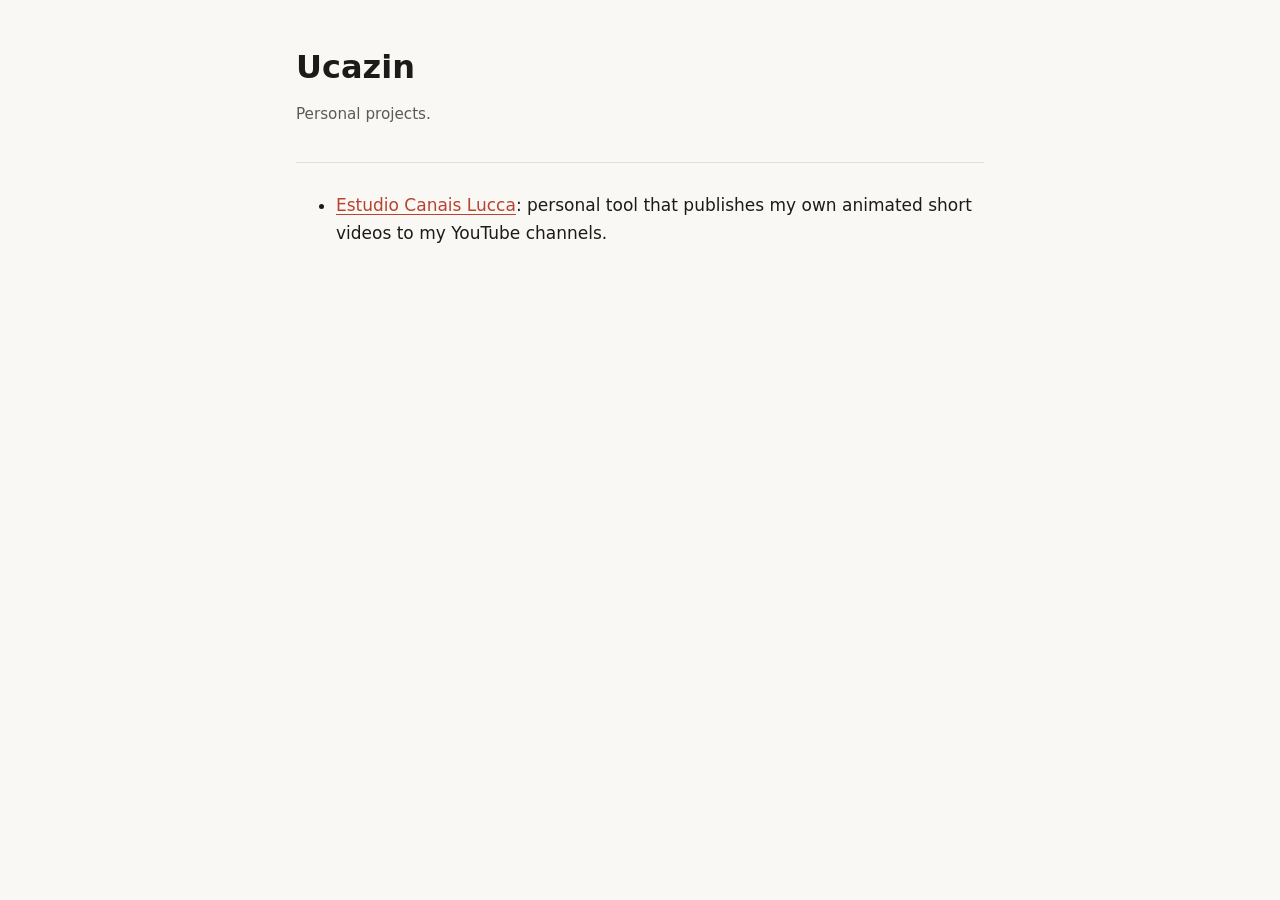
<file: index.html>
<!doctype html>
<html lang="en">
<head>
<meta charset="utf-8">
<meta name="viewport" content="width=device-width, initial-scale=1">
<meta name="google-site-verification" content="AXkWazBeXsz8d0w1xObjNHrCRrywj1GaDSxXFK_p2rc" />
<title>Ucazin</title>
<link rel="stylesheet" href="/estilo.css">
</head>
<body>
<main>
  <header><h1>Ucazin</h1><p class="suave">Personal projects.</p></header>
  <ul>
    <li><a href="/estudio-canais/">Estudio Canais Lucca</a>: personal tool that publishes my own animated short videos to my YouTube channels.</li>
  </ul>
</main>
</body>
</html>
</file>
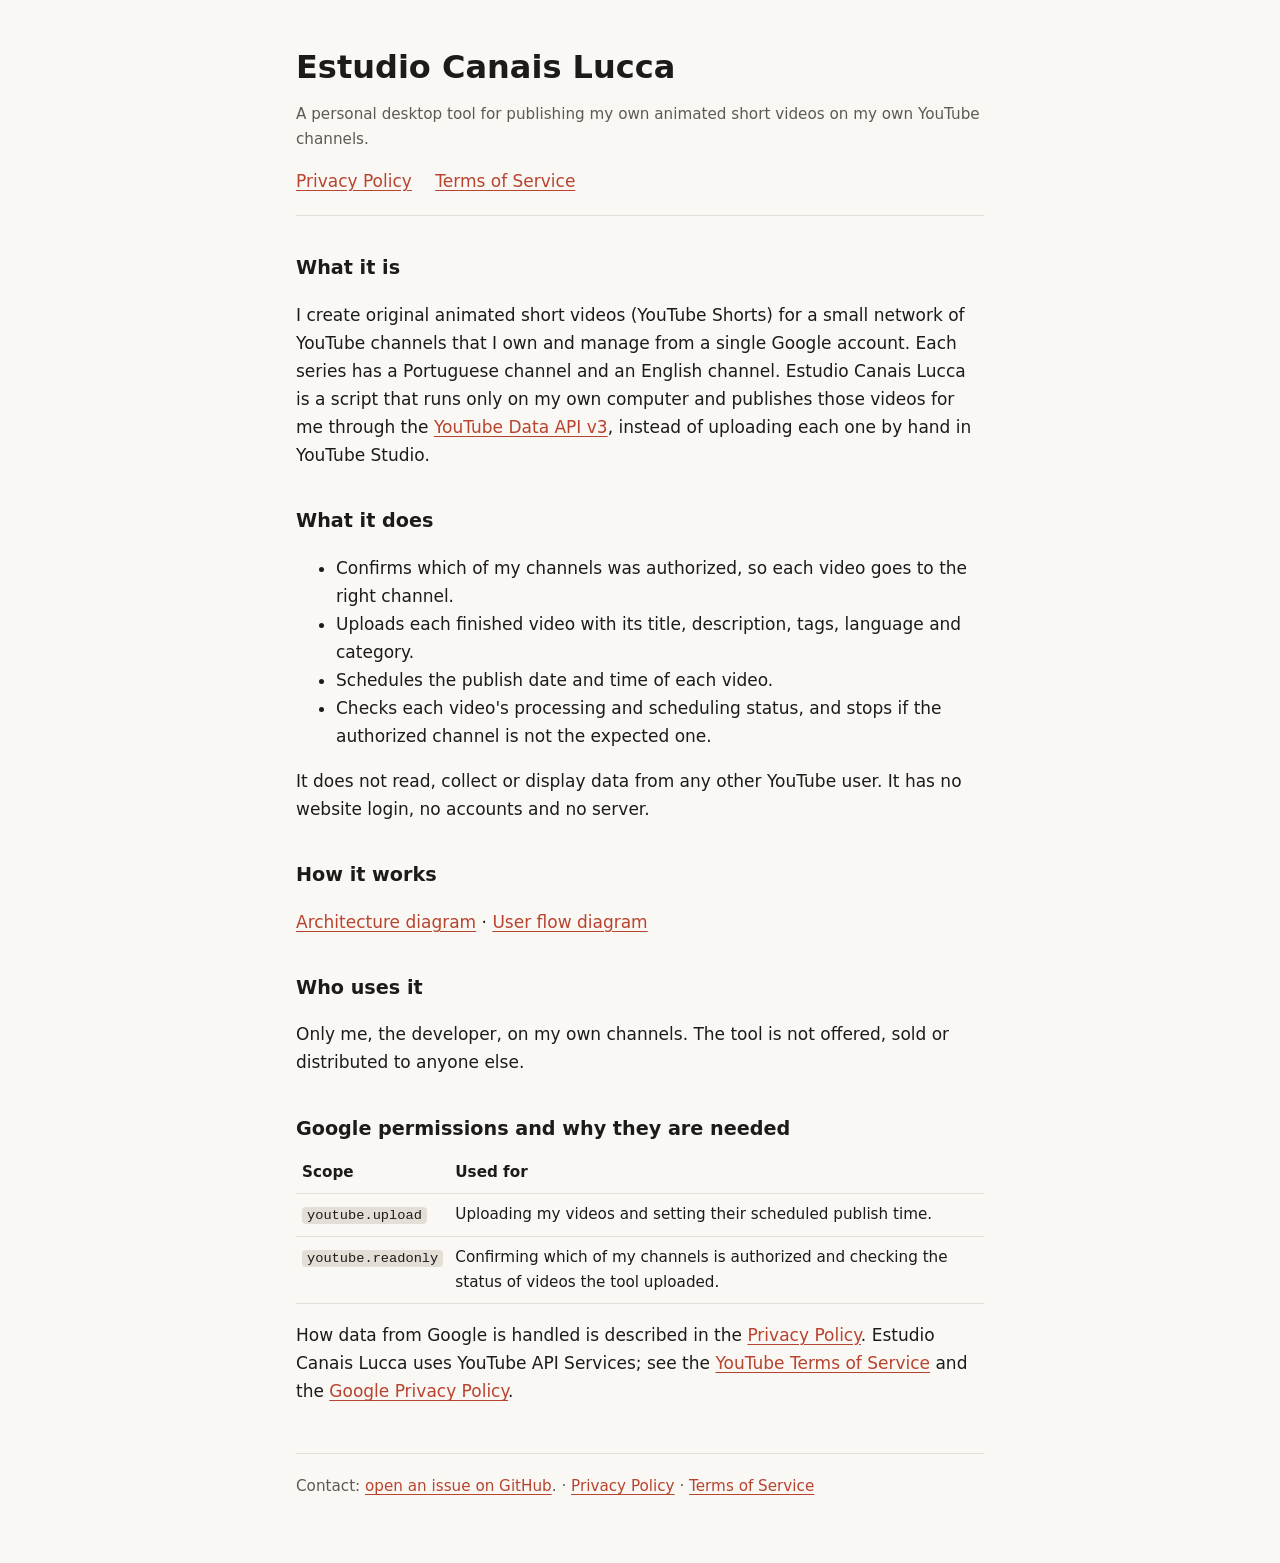
<file: estudio-canais/index.html>
<!doctype html>
<html lang="en">
<head>
<meta charset="utf-8">
<meta name="viewport" content="width=device-width, initial-scale=1">
<title>Estudio Canais Lucca</title>
<meta name="description" content="Estudio Canais Lucca is a personal desktop tool that uploads and schedules the developer's own original animated short videos on the developer's own YouTube channels, using the YouTube Data API.">
<link rel="stylesheet" href="/estilo.css">
</head>
<body>
<main>
  <header>
    <h1>Estudio Canais Lucca</h1>
    <p class="suave">A personal desktop tool for publishing my own animated short videos on my own YouTube channels.</p>
    <nav><a href="privacy.html">Privacy Policy</a> <a href="terms.html">Terms of Service</a></nav>
  </header>

  <h2>What it is</h2>
  <p>I create original animated short videos (YouTube Shorts) for a small network of YouTube channels that I own and manage
  from a single Google account. Each series has a Portuguese channel and an English channel.
  Estudio Canais Lucca is a script that runs only on my own computer and publishes those videos for me through the
  <a href="https://developers.google.com/youtube/v3">YouTube Data API v3</a>, instead of uploading each one by hand in YouTube Studio.</p>

  <h2>What it does</h2>
  <ul>
    <li>Confirms which of my channels was authorized, so each video goes to the right channel.</li>
    <li>Uploads each finished video with its title, description, tags, language and category.</li>
    <li>Schedules the publish date and time of each video.</li>
    <li>Checks each video's processing and scheduling status, and stops if the authorized channel is not the expected one.</li>
  </ul>
  <p>It does not read, collect or display data from any other YouTube user. It has no website login, no accounts and no server.</p>

  <h2>How it works</h2>
  <p><a href="diagrams/architecture.png">Architecture diagram</a> · <a href="diagrams/user-flow.png">User flow diagram</a></p>

  <h2>Who uses it</h2>
  <p>Only me, the developer, on my own channels. The tool is not offered, sold or distributed to anyone else.</p>

  <h2>Google permissions and why they are needed</h2>
  <table>
    <tr><th>Scope</th><th>Used for</th></tr>
    <tr><td><code>youtube.upload</code></td><td>Uploading my videos and setting their scheduled publish time.</td></tr>
    <tr><td><code>youtube.readonly</code></td><td>Confirming which of my channels is authorized and checking the status of videos the tool uploaded.</td></tr>
  </table>
  <p>How data from Google is handled is described in the <a href="privacy.html">Privacy Policy</a>.
  Estudio Canais Lucca uses YouTube API Services; see the <a href="https://www.youtube.com/t/terms">YouTube Terms of Service</a>
  and the <a href="https://policies.google.com/privacy">Google Privacy Policy</a>.</p>

  <footer class="suave">
    Contact: <a href="https://github.com/Ucazin/ucazin.github.io/issues">open an issue on GitHub</a>.
    · <a href="privacy.html">Privacy Policy</a> · <a href="terms.html">Terms of Service</a>
  </footer>
</main>
</body>
</html>
</file>
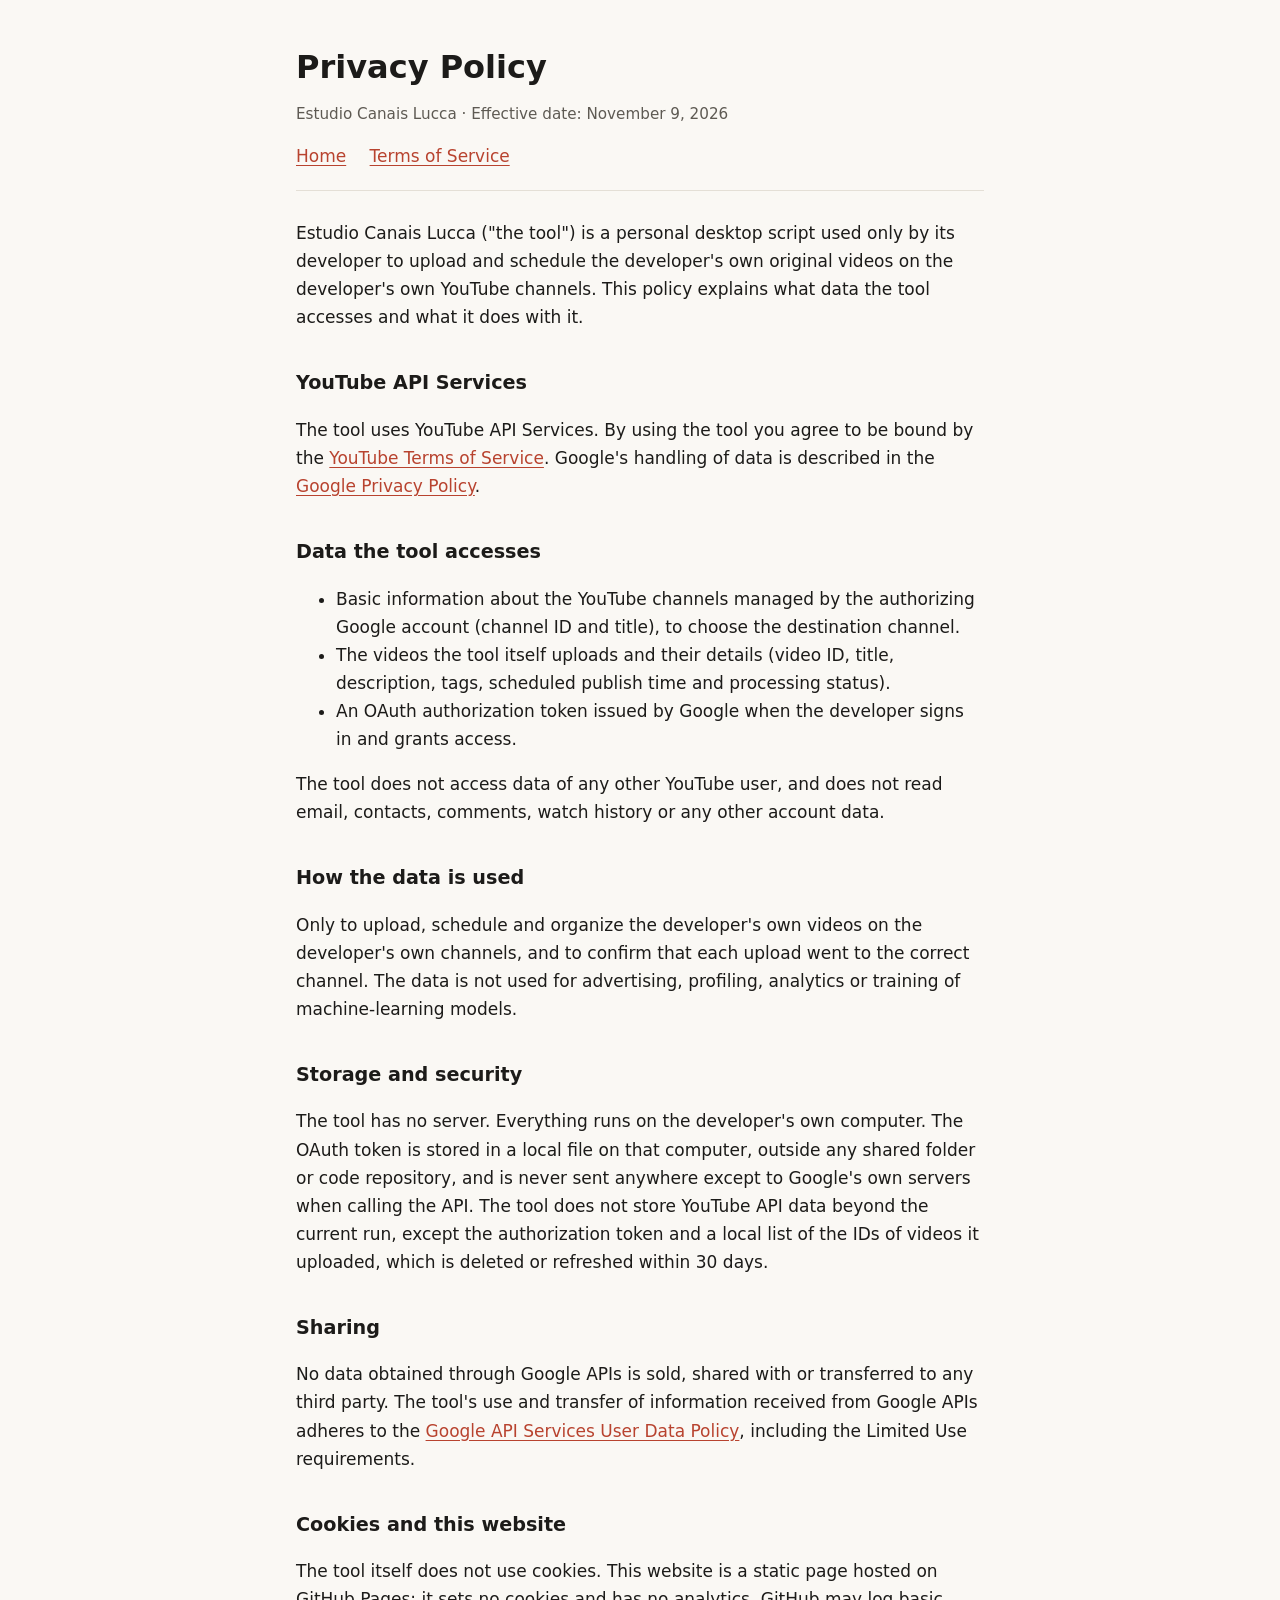
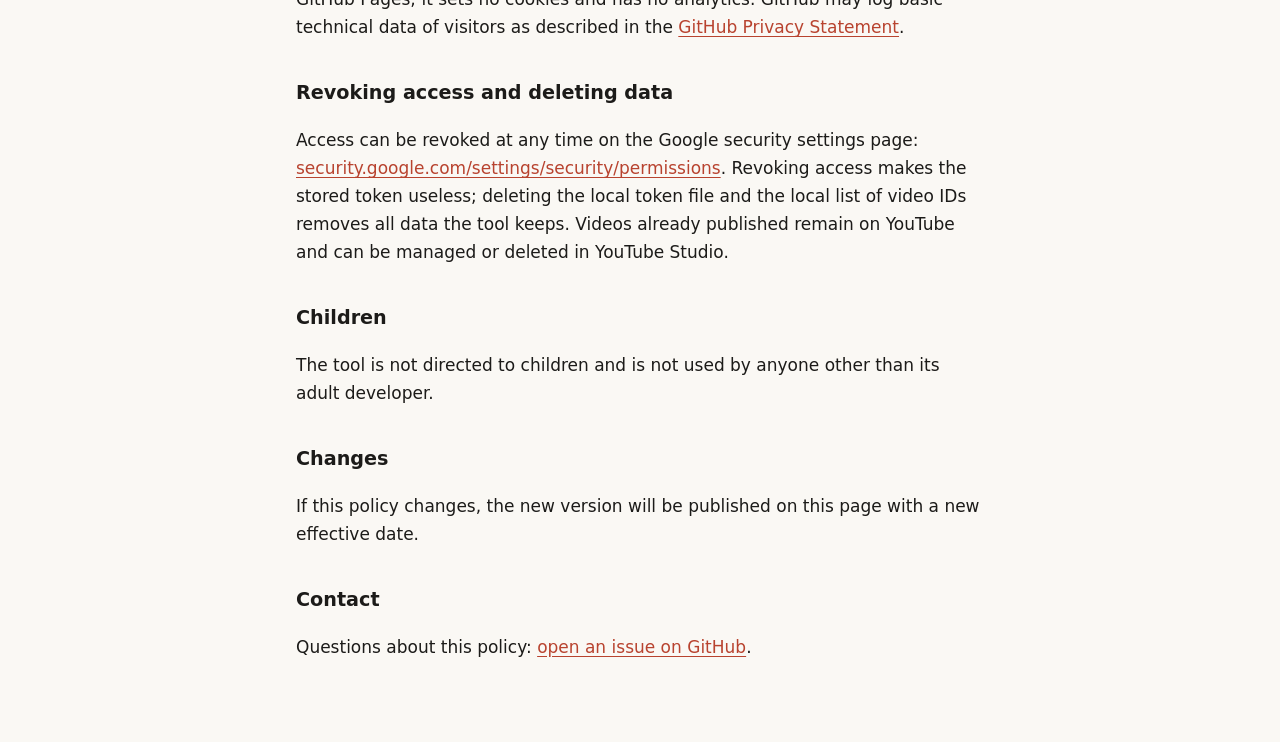
<file: estudio-canais/privacy.html>
<!doctype html>
<html lang="en">
<head>
<meta charset="utf-8">
<meta name="viewport" content="width=device-width, initial-scale=1">
<title>Privacy Policy · Estudio Canais Lucca</title>
<link rel="stylesheet" href="/estilo.css">
</head>
<body>
<main>
  <header>
    <h1>Privacy Policy</h1>
    <p class="suave">Estudio Canais Lucca · Effective date: November 9, 2026</p>
    <nav><a href="./">Home</a> <a href="terms.html">Terms of Service</a></nav>
  </header>

  <p>Estudio Canais Lucca ("the tool") is a personal desktop script used only by its developer to upload and schedule the
  developer's own original videos on the developer's own YouTube channels. This policy explains what data the tool accesses
  and what it does with it.</p>

  <h2>YouTube API Services</h2>
  <p>The tool uses YouTube API Services. By using the tool you agree to be bound by the
  <a href="https://www.youtube.com/t/terms">YouTube Terms of Service</a>. Google's handling of data is described in the
  <a href="https://policies.google.com/privacy">Google Privacy Policy</a>.</p>

  <h2>Data the tool accesses</h2>
  <ul>
    <li>Basic information about the YouTube channels managed by the authorizing Google account (channel ID and title), to choose the destination channel.</li>
    <li>The videos the tool itself uploads and their details (video ID, title, description, tags, scheduled publish time and processing status).</li>
    <li>An OAuth authorization token issued by Google when the developer signs in and grants access.</li>
  </ul>
  <p>The tool does not access data of any other YouTube user, and does not read email, contacts, comments, watch history or any other account data.</p>

  <h2>How the data is used</h2>
  <p>Only to upload, schedule and organize the developer's own videos on the developer's own channels, and to confirm that each upload went to the correct channel.
  The data is not used for advertising, profiling, analytics or training of machine-learning models.</p>

  <h2>Storage and security</h2>
  <p>The tool has no server. Everything runs on the developer's own computer. The OAuth token is stored in a local file on that computer,
  outside any shared folder or code repository, and is never sent anywhere except to Google's own servers when calling the API.
  The tool does not store YouTube API data beyond the current run, except the authorization token and a local list of the IDs of videos it uploaded,
  which is deleted or refreshed within 30 days.</p>

  <h2>Sharing</h2>
  <p>No data obtained through Google APIs is sold, shared with or transferred to any third party.
  The tool's use and transfer of information received from Google APIs adheres to the
  <a href="https://developers.google.com/terms/api-services-user-data-policy">Google API Services User Data Policy</a>, including the Limited Use requirements.</p>

  <h2>Cookies and this website</h2>
  <p>The tool itself does not use cookies. This website is a static page hosted on GitHub Pages; it sets no cookies and has no analytics.
  GitHub may log basic technical data of visitors as described in the
  <a href="https://docs.github.com/site-policy/privacy-policies/github-general-privacy-statement">GitHub Privacy Statement</a>.</p>

  <h2>Revoking access and deleting data</h2>
  <p>Access can be revoked at any time on the Google security settings page:
  <a href="https://security.google.com/settings/security/permissions">security.google.com/settings/security/permissions</a>.
  Revoking access makes the stored token useless; deleting the local token file and the local list of video IDs removes all data the tool keeps.
  Videos already published remain on YouTube and can be managed or deleted in YouTube Studio.</p>

  <h2>Children</h2>
  <p>The tool is not directed to children and is not used by anyone other than its adult developer.</p>

  <h2>Changes</h2>
  <p>If this policy changes, the new version will be published on this page with a new effective date.</p>

  <h2>Contact</h2>
  <p>Questions about this policy: <a href="https://github.com/Ucazin/ucazin.github.io/issues">open an issue on GitHub</a>.</p>
</main>
</body>
</html>
</file>
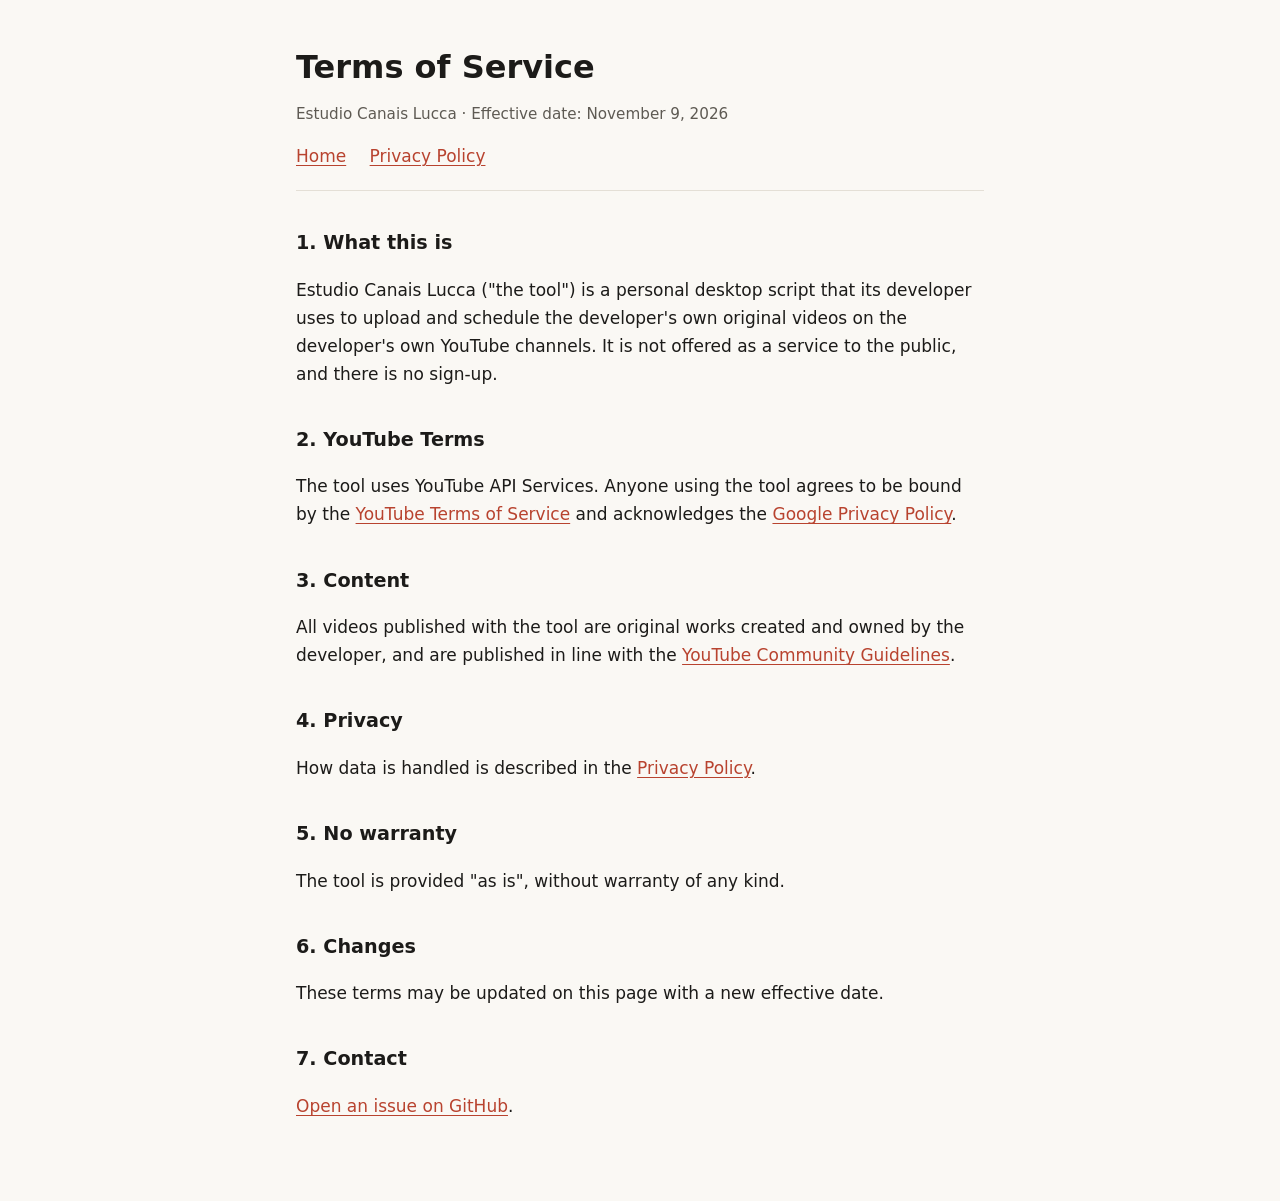
<file: estudio-canais/terms.html>
<!doctype html>
<html lang="en">
<head>
<meta charset="utf-8">
<meta name="viewport" content="width=device-width, initial-scale=1">
<title>Terms of Service · Estudio Canais Lucca</title>
<link rel="stylesheet" href="/estilo.css">
</head>
<body>
<main>
  <header>
    <h1>Terms of Service</h1>
    <p class="suave">Estudio Canais Lucca · Effective date: November 9, 2026</p>
    <nav><a href="./">Home</a> <a href="privacy.html">Privacy Policy</a></nav>
  </header>

  <h2>1. What this is</h2>
  <p>Estudio Canais Lucca ("the tool") is a personal desktop script that its developer uses to upload and schedule the developer's
  own original videos on the developer's own YouTube channels. It is not offered as a service to the public, and there is no sign-up.</p>

  <h2>2. YouTube Terms</h2>
  <p>The tool uses YouTube API Services. Anyone using the tool agrees to be bound by the
  <a href="https://www.youtube.com/t/terms">YouTube Terms of Service</a> and acknowledges the
  <a href="https://policies.google.com/privacy">Google Privacy Policy</a>.</p>

  <h2>3. Content</h2>
  <p>All videos published with the tool are original works created and owned by the developer, and are published in line with the
  <a href="https://www.youtube.com/howyoutubeworks/policies/community-guidelines/">YouTube Community Guidelines</a>.</p>

  <h2>4. Privacy</h2>
  <p>How data is handled is described in the <a href="privacy.html">Privacy Policy</a>.</p>

  <h2>5. No warranty</h2>
  <p>The tool is provided "as is", without warranty of any kind.</p>

  <h2>6. Changes</h2>
  <p>These terms may be updated on this page with a new effective date.</p>

  <h2>7. Contact</h2>
  <p><a href="https://github.com/Ucazin/ucazin.github.io/issues">Open an issue on GitHub</a>.</p>
</main>
</body>
</html>
</file>
<file: estilo.css>
:root { --fundo: #FAF8F4; --texto: #1C1B19; --suave: #5E5A53; --linha: #E4DFD6; --destaque: #B8432F; }
@media (prefers-color-scheme: dark) {
  :root { --fundo: #161513; --texto: #EDEAE4; --suave: #A39E95; --linha: #2E2C28; --destaque: #E8735C; }
}
* { box-sizing: border-box; }
body { margin: 0; background: var(--fundo); color: var(--texto); font: 17px/1.65 system-ui, -apple-system, "Segoe UI", Roboto, sans-serif; }
main { max-width: 720px; margin: 0 auto; padding: 48px 16px 64px; }
header { border-bottom: 1px solid var(--linha); padding-bottom: 20px; margin-bottom: 28px; }
h1 { font-size: 2rem; line-height: 1.2; margin: 0 0 8px; }
h2 { font-size: 1.2rem; margin: 36px 0 8px; }
p, li { color: var(--texto); }
.suave { color: var(--suave); font-size: .95rem; }
a { color: var(--destaque); text-underline-offset: 3px; }
nav a { margin-right: 18px; white-space: nowrap; }
code { font-size: .9em; background: var(--linha); padding: 1px 5px; border-radius: 4px; overflow-wrap: anywhere; }
td code { white-space: nowrap; overflow-wrap: normal; }
table { width: 100%; border-collapse: collapse; font-size: .95rem; }
th, td { text-align: left; padding: 8px 6px; border-bottom: 1px solid var(--linha); vertical-align: top; }
footer { margin-top: 48px; padding-top: 20px; border-top: 1px solid var(--linha); }
</file>
